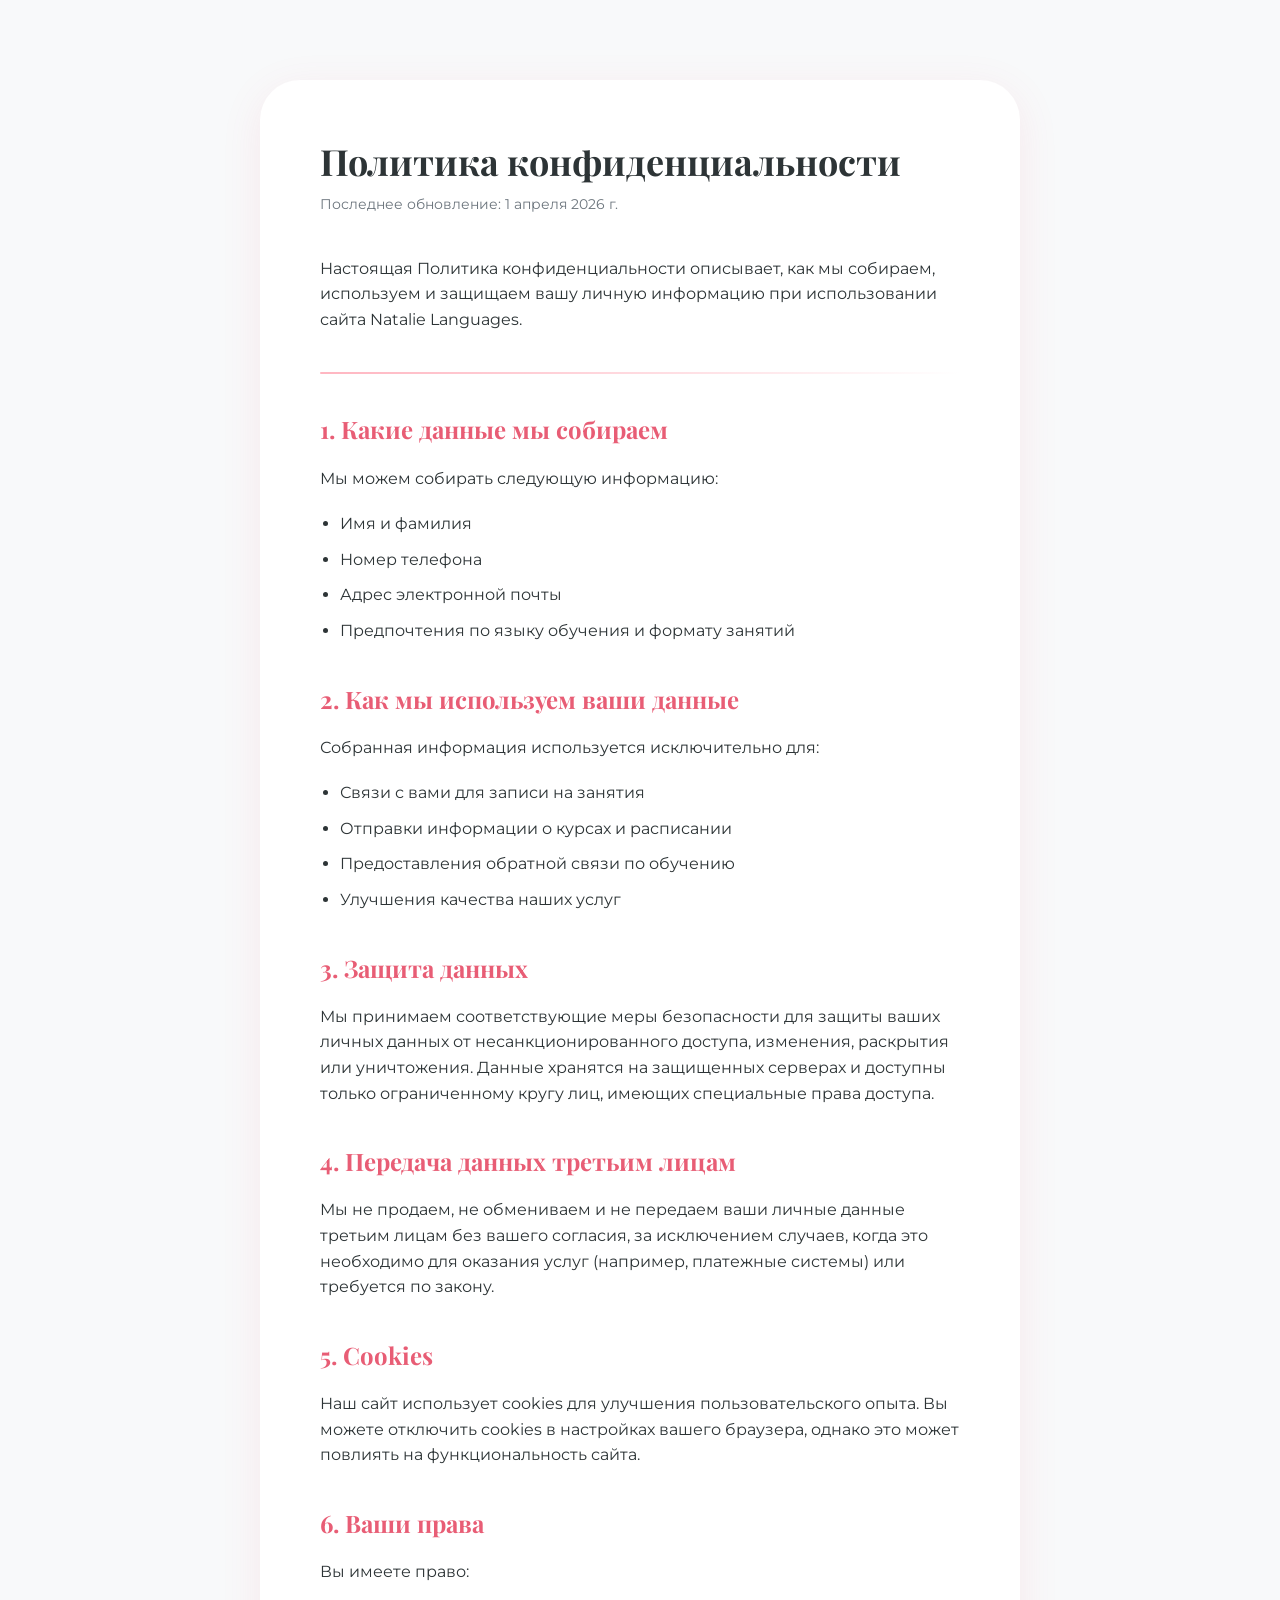
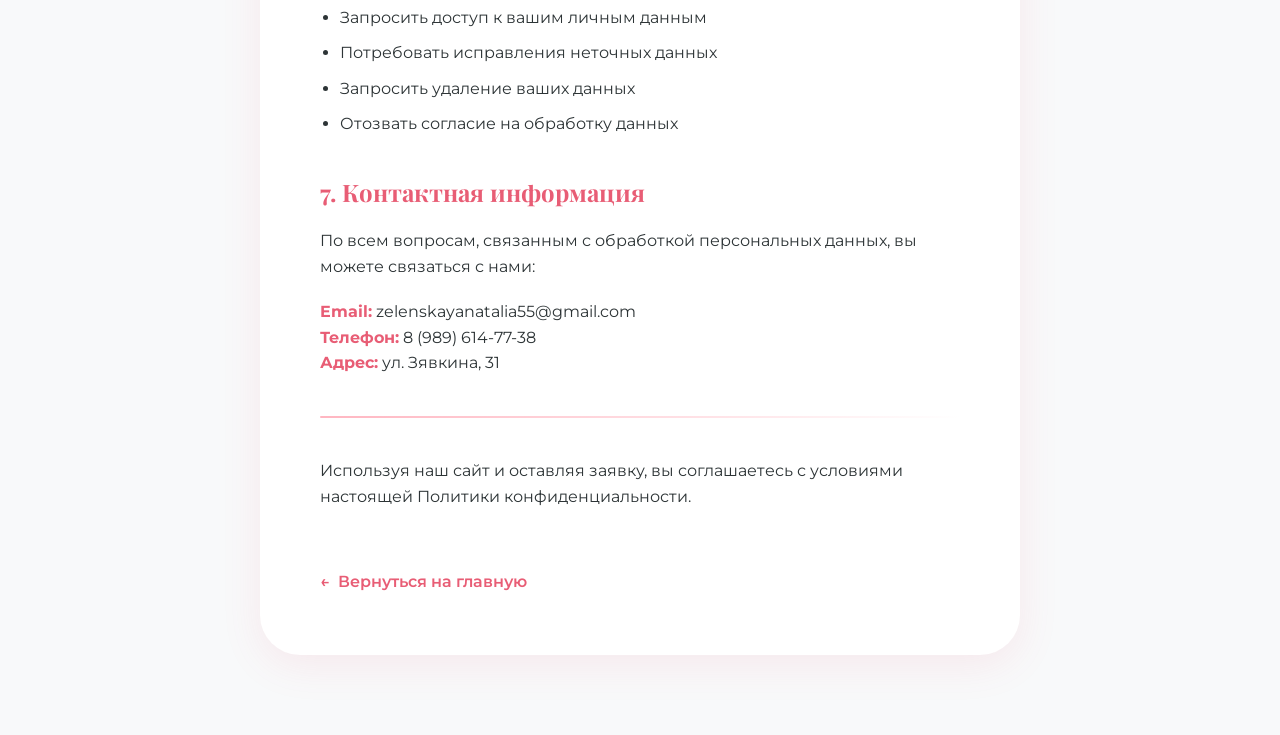
<file: privacy-policy.html>
<!DOCTYPE html>
<html lang="ru">
<head>
    <meta charset="UTF-8">
    <meta name="viewport" content="width=device-width, initial-scale=1.0, maximum-scale=1.0">
    <meta name="theme-color" content="#E85D75">
    <title>Политика конфиденциальности — Natalie Languages</title>
    <link href="https://fonts.googleapis.com/css2?family=Montserrat:wght@300;400;500;600&family=Playfair+Display:wght@400;600&display=swap" rel="stylesheet">
    <style>
        :root {
            --primary-red: #E85D75;
            --primary-pink: #FFB6C1;
            --text: #2D3436;
            --gray: #6C757D;
            --light: #F8F9FA;
        }
        
        * {
            margin: 0;
            padding: 0;
            box-sizing: border-box;
            -webkit-tap-highlight-color: transparent;
        }
        
        body {
            font-family: 'Montserrat', sans-serif;
            line-height: 1.6;
            color: var(--text);
            background: var(--light);
            -webkit-font-smoothing: antialiased;
        }
        
        .container {
            max-width: 800px;
            margin: 0 auto;
            padding: 20px;
        }
        
        @media (min-width: 640px) {
            .container {
                padding: 40px 20px;
            }
        }
        
        .content-box {
            background: white;
            border-radius: 20px;
            padding: 30px 20px;
            margin: 20px 0;
            box-shadow: 0 10px 40px rgba(232, 93, 117, 0.1);
        }
        
        @media (min-width: 640px) {
            .content-box {
                border-radius: 40px;
                padding: 60px;
                margin-top: 40px;
                margin-bottom: 40px;
            }
        }
        
        h1 {
            font-family: 'Playfair Display', serif;
            font-size: 28px;
            margin-bottom: 8px;
            color: var(--text);
            line-height: 1.2;
        }
        
        @media (min-width: 640px) {
            h1 {
                font-size: 36px;
                margin-bottom: 10px;
            }
        }
        
        .subtitle {
            color: var(--gray);
            margin-bottom: 30px;
            font-size: 13px;
        }
        
        @media (min-width: 640px) {
            .subtitle {
                margin-bottom: 40px;
                font-size: 14px;
            }
        }
        
        h2 {
            font-family: 'Playfair Display', serif;
            font-size: 22px;
            margin-top: 30px;
            margin-bottom: 16px;
            color: var(--primary-red);
            line-height: 1.3;
        }
        
        @media (min-width: 640px) {
            h2 {
                font-size: 24px;
                margin-top: 40px;
                margin-bottom: 20px;
            }
        }
        
        p, ul {
            margin-bottom: 16px;
            color: var(--text);
            font-size: 15px;
        }
        
        @media (min-width: 640px) {
            p, ul {
                margin-bottom: 20px;
                font-size: 16px;
            }
        }
        
        ul {
            padding-left: 20px;
        }
        
        li {
            margin-bottom: 8px;
        }
        
        @media (min-width: 640px) {
            li {
                margin-bottom: 10px;
            }
        }
        
        .back-link {
            display: inline-flex;
            align-items: center;
            margin-top: 30px;
            color: var(--primary-red);
            text-decoration: none;
            font-weight: 600;
            transition: transform 0.3s;
            font-size: 15px;
        }
        
        @media (min-width: 640px) {
            .back-link {
                margin-top: 40px;
                font-size: 16px;
            }
        }
        
        .back-link:hover {
            transform: translateX(-5px);
        }
        
        .back-link:before {
            content: '←';
            margin-right: 8px;
        }
        
        .divider {
            height: 2px;
            background: linear-gradient(to right, var(--primary-pink), transparent);
            margin: 30px 0;
            border-radius: 2px;
        }
        
        @media (min-width: 640px) {
            .divider {
                margin: 40px 0;
            }
        }
        
        strong {
            color: var(--primary-red);
        }
        
        /* Mobile optimizations */
        @media (max-width: 639px) {
            .content-box {
                border-radius: 0;
                margin: 0 -20px;
                box-shadow: none;
                border-bottom: 1px solid rgba(0,0,0,0.05);
            }
        }
        
        /* Print styles */
        @media print {
            .content-box {
                box-shadow: none;
                margin: 0;
            }
            
            .back-link {
                display: none;
            }
        }
    </style>
</head>
<body>
    <div class="container">
        <div class="content-box">
            <h1>Политика конфиденциальности</h1>
            <p class="subtitle">Последнее обновление: 1 апреля 2026 г.</p>
            
            <p>Настоящая Политика конфиденциальности описывает, как мы собираем, используем и защищаем вашу личную информацию при использовании сайта Natalie Languages.</p>
            
            <div class="divider"></div>
            
            <h2>1. Какие данные мы собираем</h2>
            <p>Мы можем собирать следующую информацию:</p>
            <ul>
                <li>Имя и фамилия</li>
                <li>Номер телефона</li>
                <li>Адрес электронной почты</li>
                <li>Предпочтения по языку обучения и формату занятий</li>
            </ul>
            
            <h2>2. Как мы используем ваши данные</h2>
            <p>Собранная информация используется исключительно для:</p>
            <ul>
                <li>Связи с вами для записи на занятия</li>
                <li>Отправки информации о курсах и расписании</li>
                <li>Предоставления обратной связи по обучению</li>
                <li>Улучшения качества наших услуг</li>
            </ul>
            
            <h2>3. Защита данных</h2>
            <p>Мы принимаем соответствующие меры безопасности для защиты ваших личных данных от несанкционированного доступа, изменения, раскрытия или уничтожения. Данные хранятся на защищенных серверах и доступны только ограниченному кругу лиц, имеющих специальные права доступа.</p>
            
            <h2>4. Передача данных третьим лицам</h2>
            <p>Мы не продаем, не обмениваем и не передаем ваши личные данные третьим лицам без вашего согласия, за исключением случаев, когда это необходимо для оказания услуг (например, платежные системы) или требуется по закону.</p>
            
            <h2>5. Cookies</h2>
            <p>Наш сайт использует cookies для улучшения пользовательского опыта. Вы можете отключить cookies в настройках вашего браузера, однако это может повлиять на функциональность сайта.</p>
            
            <h2>6. Ваши права</h2>
            <p>Вы имеете право:</p>
            <ul>
                <li>Запросить доступ к вашим личным данным</li>
                <li>Потребовать исправления неточных данных</li>
                <li>Запросить удаление ваших данных</li>
                <li>Отозвать согласие на обработку данных</li>
            </ul>
            
            <h2>7. Контактная информация</h2>
            <p>По всем вопросам, связанным с обработкой персональных данных, вы можете связаться с нами:</p>
            <p>
                <strong>Email:</strong> zelenskayanatalia55@gmail.com<br>
                <strong>Телефон:</strong> 8 (989) 614-77-38<br>
                <strong>Адрес:</strong> ул. Зявкина, 31
            </p>
            
            <div class="divider"></div>
            
            <p>Используя наш сайт и оставляя заявку, вы соглашаетесь с условиями настоящей Политики конфиденциальности.</p>
            
            <a href="index.html" class="back-link">Вернуться на главную</a>
        </div>
    </div>
</body>
</html>
</file>
